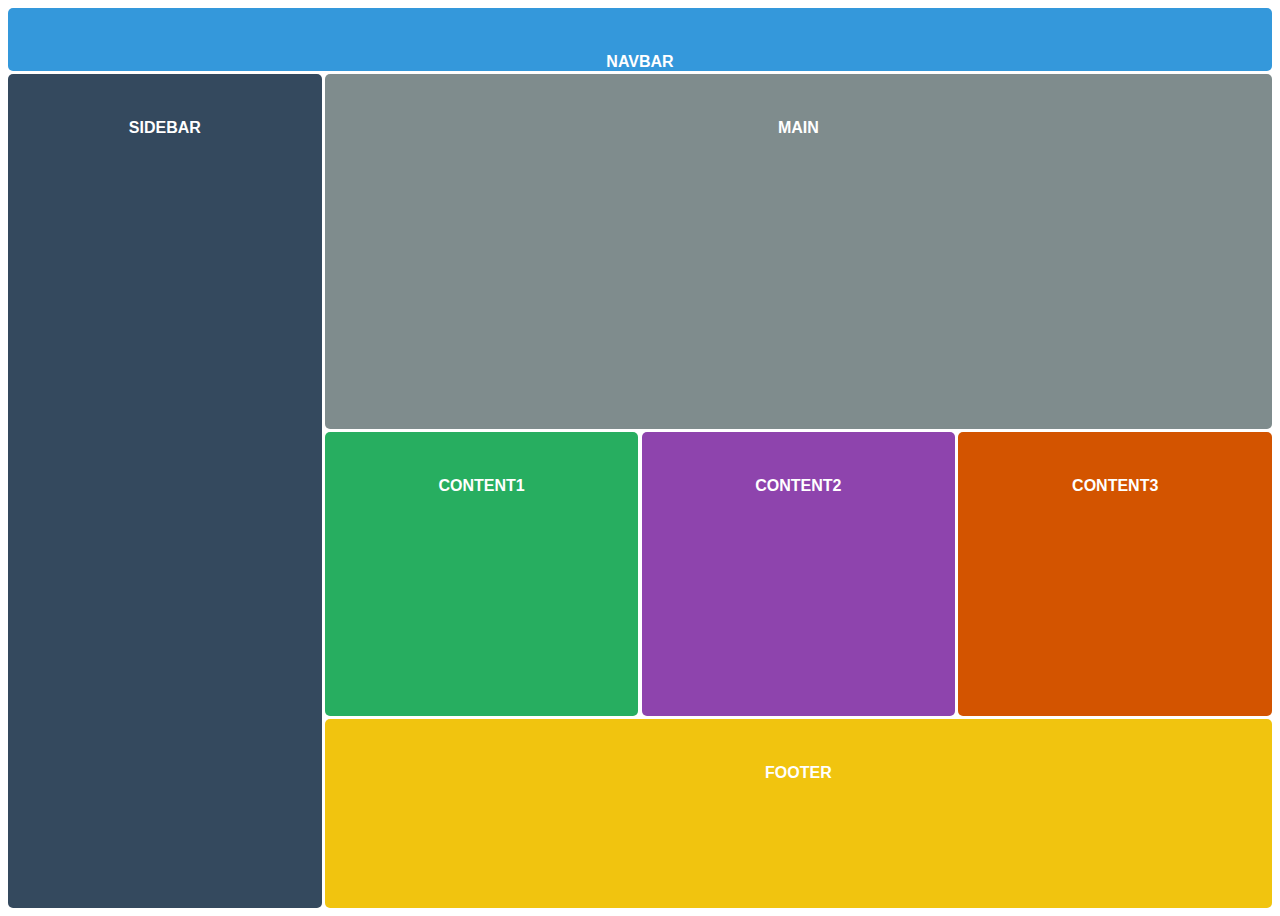
<file: grid basic/index.html>
<!DOCTYPE html>
<html lang="en">
<head>
    <meta charset="UTF-8">
    <meta http-equiv="X-UA-Compatible" content="IE=edge">
    <meta name="viewport" content="width=}, initial-scale=1.0">
   
    <title>grid basic </title>

    <link rel="stylesheet" href="estilos.css">
</head>
<body>

<div class="container">

    <nav>navbar</nav>
    <main>main</main>
    <div id="sidebar">sidebar</div>
    <div id="content1">content1</div>
    <div id="content2">content2</div>
    <div id="content3">content3</div>
    <footer>Footer</footer>
</div>

    
</body>
</html>
</file>
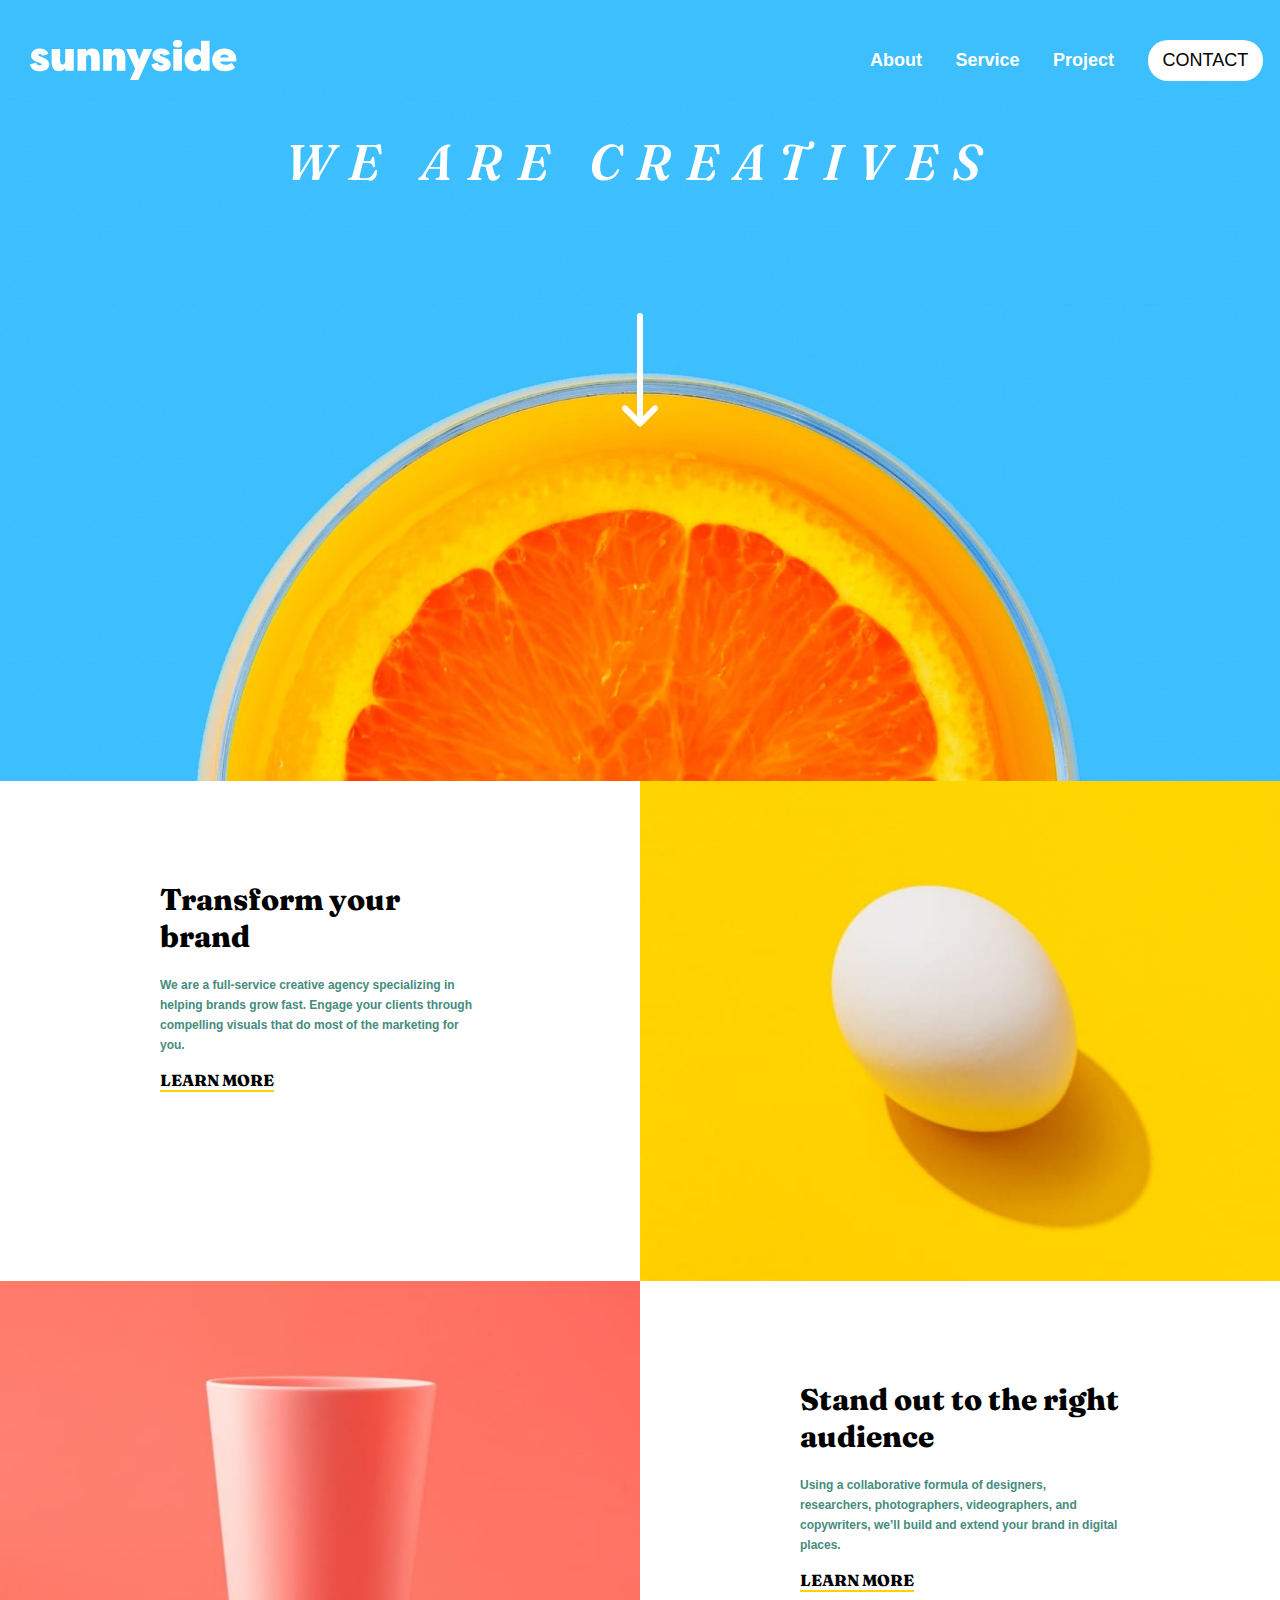
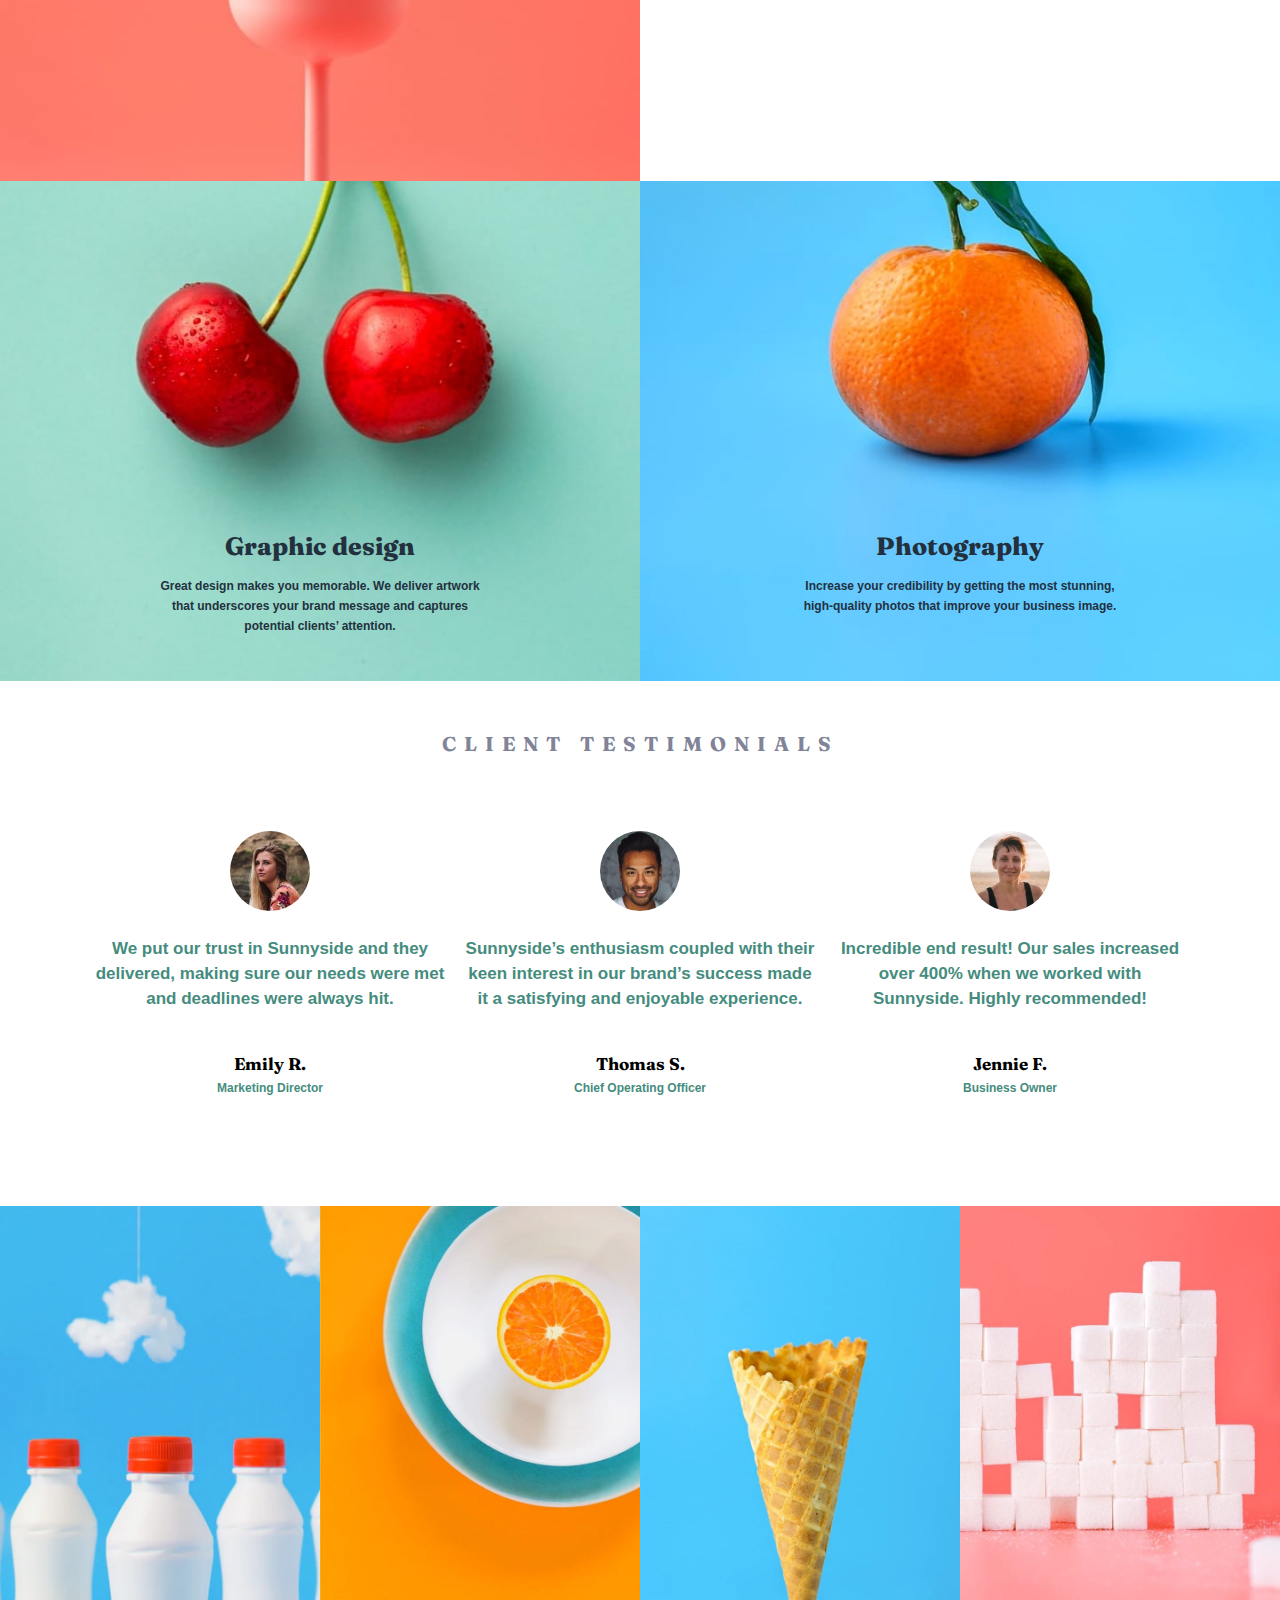
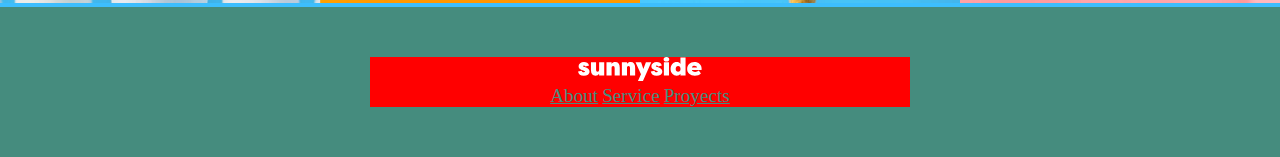
<file: sunnyside-agency-landing-page-main/index.html>
<!DOCTYPE html>
<html lang="en">
<head>
  <meta charset="UTF-8">
  <meta name="viewport" content="width=device-width, initial-scale=1.0"> <!-- displays site properly based on user's device -->

  <link rel="icon" type="image/png" sizes="32x32" href="./images/favicon-32x32.png">
  
  
  <title>Frontend Mentor | Sunnyside agency landing page</title>

  
  <link rel="stylesheet" href="./assets/estilos.css">
</head>
<body>

  <nav class="grid nav">

    <div class="logo">
      <img src="./images/logo.svg" alt="">

    </div>

    <div class="menu">
      <div class="cont-menu">

        <a href="" class="a">About</a>
        <a href="" class="a">Service</a>
        <a href=""  class="a"  >Project</a>
        <a href="" class="bor_r">CONTACT</a>
       
      </div>
    
    </div>
  </nav>

  <header class="grid header">

    <div class="texto-header">
      <h1>  We are creatives</h1>
      <span><img src="./images/icon-arrow-down.svg" alt=""></span>
    </div>

    
  </header>
   
  <main >
    <div class="grid grid-main">
     
        <div class="description1 description">
          <div class="cont-description">
            <p class="titulo-description">
              Transform your brand
            </p>
            <p class="description-text">
              We are a full-service creative agency specializing in helping brands grow fast. 
              Engage your clients through compelling visuals that do most of the marketing for you.
            </p>
            <a href="">Learn more</a>
          </div>
        </div>
        <div class="imagen-producto1"></div>
   
    
       
        <div class="imagen-producto2"></div>


        <div class="description2 description">

          <div class="cont-description">
            <p class="titulo-description">
              Stand out to the right audience
            </p>
            <p class="description-text">
              Using a collaborative formula of designers, researchers, photographers, videographers, and copywriters, we’ll build and extend your brand in digital places. 

            </p>
            <a href="">Learn more</a>
          </div>
      </div>
    
      
        <div class="imagen-producto4">

          <div class="con-text">
            <p class="titulo-p"> Graphic design</p>
            <p class="text-p">Great design makes you memorable. We deliver artwork that underscores your brand message and captures potential clients’ attention.</p>
          </div>
          
           
        </div>
        <div class="imagen-producto3">
          <div class="con-text">
            <p class="titulo-p">Photography</p>
            <p class="text-p">
              Increase your credibility by getting the most stunning, high-quality photos that improve your business image.
            </p>
          </div>
        </div>
   
      
      
    </div>

  </main>

  <section class="content-testimonios">
 <h2 class="clientes-tes">
  Client testimonials
 </h2>
    <div class="grid  ">
      <div class="con-cart">

        <div class="car">
          <img src="./images/image-emily.jpg" alt="usuari1">
          <p>We put our trust in Sunnyside and they delivered, making sure our needs were met and deadlines were always hit.</p>

        <div class="con-nombre">
             <p class="nombre">Emily R.
              
            </p>
            <p class="puesto">Marketing Director</p>
        </div>

        </div>
       
        <div class="car">
          <img src="./images/image-thomas.jpg" alt="usuari1">
          <p>Sunnyside’s enthusiasm coupled with their keen interest in our brand’s success made it a satisfying and enjoyable experience.</p>

        <div class="con-nombre">
             <p class="nombre">Thomas S.
              
              
            </p>
            <p class="puesto">Chief Operating Officer</p>
        </div>

        </div>
       

        <div class="car">
          <img src="./images/image-jennie.jpg" alt="usuari1">
          <p>Incredible end result! Our sales increased over 400% when we worked with Sunnyside. Highly recommended!</p>

        <div class="con-nombre">
             <p class="nombre">Jennie F.
              
              
            </p>
            <p class="puesto">Business Owner</p>
        </div>

        </div>
       

      </div>
      


    </div>
  </section>

  <div class="layout-product-image ">
    

    <div class="cont-product">
   <div class="produt">
   <img src="./images/desktop/image-gallery-milkbottles.jpg" alt="">
   </div>

   <div class="produt">
<img src="./images/desktop/image-gallery-orange.jpg" alt="">
  </div>



  <div class="produt">
<img src="./images/desktop/image-gallery-cone.jpg" alt="">
  </div>

  <div class="produt">
<img src="./images/desktop/image-gallery-sugarcubes.jpg" alt="">
  </div>
    </div>
   
    
   
  </div>




    <footer>
        <div class="grid">

        

          <div class="menu-footer">
            <img src="./images/logo.svg" alt="">
           <div class="menu-f">
             <a href="">About</a>
             <a href="">Service</a>
             <a href="">Proyects</a>
           </div>
          </div>
          <div class="redes-s">
            <a href=""><span></span></a>
            <a href=""><span></span></a>
            <a href=""><span></span></a>
            <a href=""><span></span></a>
          </div>
        </div>
       
    </footer>


 
  
  
  



  <!-- 

  

  
  

  Incredible end result! Our sales increased over 400% when we worked with Sunnyside. Highly recommended!
  Jennie F.
  Business Owner

  About
  Services
  Projects
  Contact

  <div class="attribution">
    Challenge by <a href="https://www.frontendmentor.io?ref=challenge" target="_blank">Frontend Mentor</a>. 
    Coded by <a href="#">Your Name Here</a>.
  </div>
  -->
</body>
</html>
</file>
<file: grid basic/estilos.css>
:root{
    --main-radius:5px;
    --main-padding:45px;

}






.container{
    display: grid;
    height: 100vh;
    grid-template-columns: repeat(4,1fr);
    grid-template-rows: 0.2fr 1.5fr 1.2fr 0.8fr;
    grid-template-areas: "nav nav nav nav"
                         "sidebar main main main"
                         "sidebar containt1 containt2 containt3"
                         "sidebar footer footer footer";
    grid-gap: 0.2rem;                     
    font-family: sans-serif;
    font-weight: 800;
    text-transform: uppercase;
    color: #ffffff;
    text-align: center;

}

nav {
    background: #3498db;
    grid-area: nav;
    border-radius: var(--main-radius);
    padding-top: var(--main-padding);
}
#sidebar{
    background: #34495e;
    grid-area: sidebar;
    border-radius: var(--main-radius);
    padding-top: var(--main-padding);
}
main{
background:#7f8c8d ;
grid-area: main;
border-radius: var(--main-radius);
padding-top: var(--main-padding);
}
#content1{
    background-color:#27ae60 ;
    grid-area: containt1;
    border-radius: var(--main-radius);
    padding-top: var(--main-padding);
}
#content2{
    background:#8e44ad ;
    grid-area: containt2;
    border-radius: var(--main-radius);
    padding-top: var(--main-padding);
}
#content3{
    background: #d35400;
    grid-area: containt3;
    border-radius: var(--main-radius);
    padding-top: var(--main-padding);
}
footer{
    background:#f1c40f;
    grid-area: footer;
    border-radius: var(--main-radius);
    padding-top: var(--main-padding);
}



@media only screen and (max-width:600px){
    
    .container{
        grid-template-columns: 1fr;
        grid-template-rows: 0.4fr 0.4fr 2.2fr 1.2fr 1.2fr 1.2fr 1fr;
        grid-template-areas: "nav"
                             "sidebar"
                             "main"
                             "containt1"
                             "containt2"
                             "containt3"
                             "footer";
    }
}
</file>
<file: sunnyside-agency-landing-page-main/assets/estilos.css>
@import url("https://fonts.google.com/specimen/Barlow");

 @import url("https://fonts.google.com/specimen/Fraunces");

 @import url('https://fonts.googleapis.com/css2?family=Fraunces:wght@600&display=swap');


 @import url('https://fonts.googleapis.com/css2?family=Fraunces:wght@600;800&display=swap');



*{

    margin: 0;
    padding: 0;
    box-sizing: border-box;
}
:root{
 
--Soft-red:hsl(7, 99%, 70%);
--Yellow: hsl(51, 100%, 49%);
--Dark-desaturated-cyan:hsl(167, 40%, 24%);
--Dark-blue:hsl(198, 62%, 26%);
--Dark-moderate-cyan:hsl(168, 34%, 41%);
--Very-dark-desaturated-blue: hsl(212, 27%, 19%);
--Verydarkgrayishblue: hsl(213, 9%, 39%);
--Dark-grayish-blue: hsl(232, 10%, 55%);
--Grayish-blue: hsl(210, 4%, 67%);
--White: hsl(0, 0%, 100%);
}

body{
    background:#3dbefd;
}

.grid{
    display: grid;
    grid-template-columns: repeat(12,1fr);
    max-width: 1440px;
    margin: auto;
   
}


.nav {

   

   
}

.logo{
     margin-top: 40px;
   height: 40px;

    grid-column: 1/6;
    display: flex;
    
}




.logo img{

 margin-left: 30px;
  
}


.menu{
    margin-top: 40px;
  
    grid-column: 9/13;

    
}
.cont-menu{
height: 100%;

display: flex;
justify-content: space-around;
align-items: center;


}
.bor_r {
    color:#000;
    background: var(--White);
    padding: 10px 15px;
    border-radius: 20px;
    text-decoration: none;
    font-family:"Barlow",sans-serif;
    
    font-size: 18px;
   
}

.cont-menu .a {
    color:white;
    text-decoration: none;
    font-family: "Barlow",sans-serif;
  font-weight: 600;
    font-size: 18px;

}





.header{

    grid-column: 1/-1;

background-size: cover;
background-position: center;
overflow: hidden;



}



.texto-header{
    
  grid-column: 1/-1;
display: flex;
  
  align-items: center;
  flex-direction: column;
  background: url(../images/desktop/image-header.jpg);
  background-position: center;
  background-clip: border-box;
  background-size:cover ;
  height: 700px;
 
 
}


.texto-header h1{
 
    text-align: center;
    display: inline-block;
    color: white;
    font-size: 50px;
    font-family: "Fraunces",sans-serif;
    font-weight: 600;
   font-style:italic;
    letter-spacing: .3em;
    text-transform:uppercase;
    margin-top: 50px;
 
}

span img{
    margin-top: 120px;
}


.grid-main{
    display:grid;
    grid-template-columns: repeat(12,1fr);
    grid-template-rows: repeat(3,1fr);
}



.description{
    display: flex;
    justify-content: center;
    align-items: center;
}
.description1{
    height: 500px;
    background: white;
    grid-column: 1/7;
   
}


.cont-description{
    
 width: 50%;
 height: 300px;




}

.imagen-producto1{
  
    background:green;
    grid-column: 7/13;
    background-image: url("../images/desktop/image-transform.jpg");
    background-position: center;
    background-size: cover;
   
}

.titulo-description{

    font-size: 30px;
    font-family: 'Fraunces', serif;
    font-weight: 800;
    font-style: bold;
    margin-bottom: 20px;
}

.description-text{
    font-size: 12px;
    font-family:'Barlow',sans-serif ;
    font-weight: 600;
    color:var(--Dark-moderate-cyan);
    line-height: 20px;
    
}
.cont-description a{
    display: inline-block;
    text-decoration: none;
    margin-top: 15px;
    color: #000;
  text-transform: uppercase;
  
    font-family: 'Fraunces', serif;
    font-weight: 800;
    font-style: bold;
    border-bottom: 2px solid var(--Yellow);
}

.description2{
   
    background: white;
    grid-column: 7/13;
    grid-row:2;

}
.imagen-producto2{
 
    background:red;
    grid-column: 1/7;


    background-image: url("../images/desktop/image-stand-out.jpg");
    background-position: center;
    background-size: cover;

}

.imagen-producto4{

    background: cadetblue;
    grid-column: 1/7;
    background-image: url("../images/desktop/image-graphic-design.jpg");
   background-size: 100%;
   display: flex;
  
   align-items: flex-end;
    
}
.imagen-producto3{
    
    background:yellow;
    grid-column: 7/13;


    background-image: url("../images/desktop/image-photography.jpg");
    
    background-size: cover;
    display: flex;
  
   align-items: flex-end;
}






.con-text{
    width: 50%;
    height: 200px;
  
    margin:30px auto;
}

.titulo-p{
    font-size: 25px;
    font-family: 'Fraunces', serif;
    font-weight: 800;
    font-style: bold;
    text-align: center;
    margin-top: 80px;
    margin-bottom: 15px;
    color:var(--Very-dark-desaturated-blue);
}

.text-p{
    font-size: 12px;
    font-family:'Barlow',sans-serif ;
    font-weight: 600;
    color:var(--Very-dark-desaturated-blue);
    line-height: 20px;
    text-align: center;
}





.clientes-tes{
text-align: center;
text-transform: uppercase;
font-family:'Fraunces',sans-serif ;
color: var(--Dark-grayish-blue);

font-size: 20px;
padding-top: 50px;
padding-bottom: 50px;
letter-spacing: 8px;
}

.content-testimonios{
    background: white;
    
}


.car{
    width:350px;
    height: 400px; 
    background: white;
display: flex;
flex-direction: column;
align-items: center;




}

.car img{
    width: 80px;
    height: 80px;
    border-radius: 50%;
    margin-top: 25px;
    margin-bottom: 25px;

    
}
.car p{
    text-align: center;
    font-size: 17px ;
    font-family: 'Barlow',sans-serif;
    font-weight:600;
    line-height: 25px;
    color: var(--Dark-moderate-cyan);



}
.con-nombre{
    margin-top: 40px;
  
}
.con-nombre .nombre{
    font-weight: bold;
    font-family: "Fraunces",sans-serif;
    color: #000;

}

.con-nombre .puesto{
    font-size: 12px;
}

.con-cart{
    grid-column: 1/-1;
    display: flex;
    gap: 20px;
    align-items: center;
    justify-content: center;
    flex-wrap: wrap;
}
section{
    margin-top: 0px;
}



.layout-product-image{
   
    
    max-width: 1440px;
    margin: auto;
}

.cont-product{
   
    width: 100%;
  
    display: flex;
}

.produt{
    width: 25%;
    
   
}
.produt img{
    width: 100%;
}
footer{
    background: var(--Dark-moderate-cyan);
}
.menu-footer{
    margin: 50px;
    background: red;
    grid-column: 4/10;
    text-align: center;
}

.menu-f a{
    color: var(--Dark-moderate-cyan);

    font-size:1.2em;
 
}
</file>
